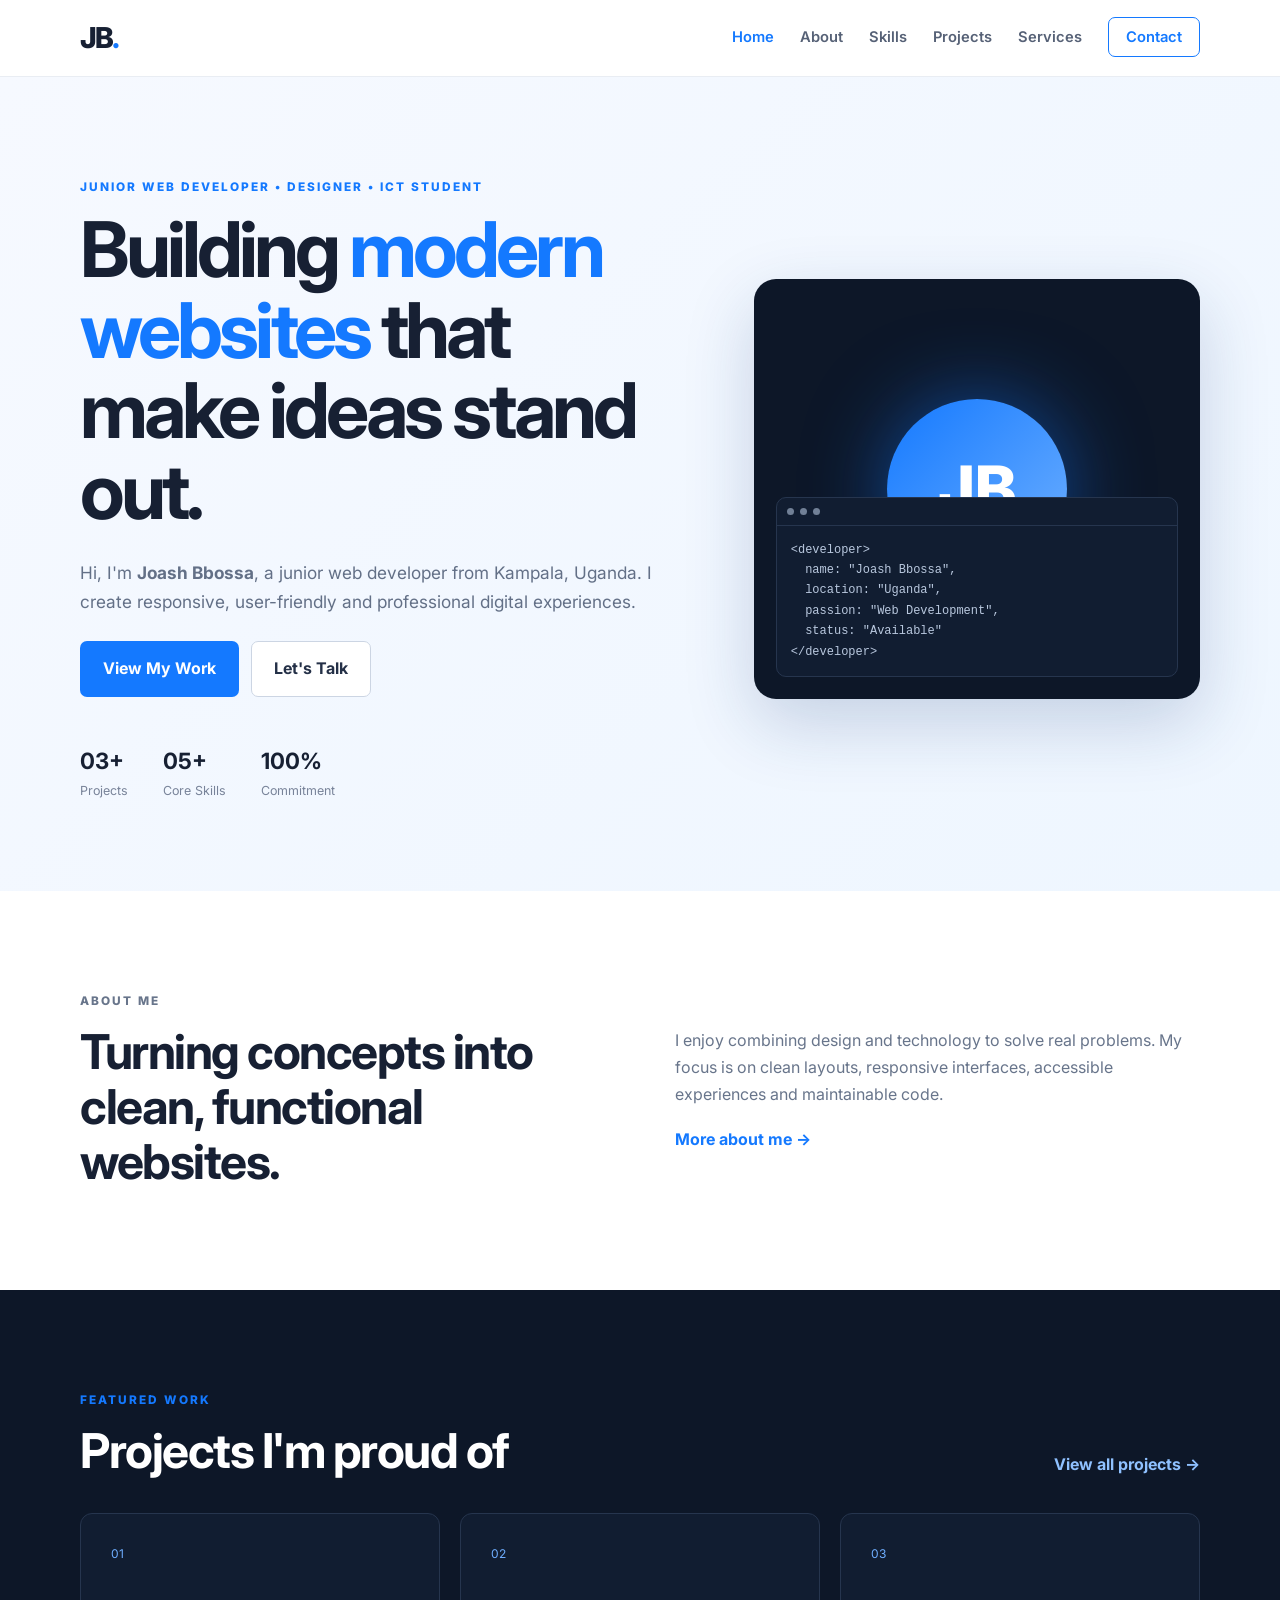
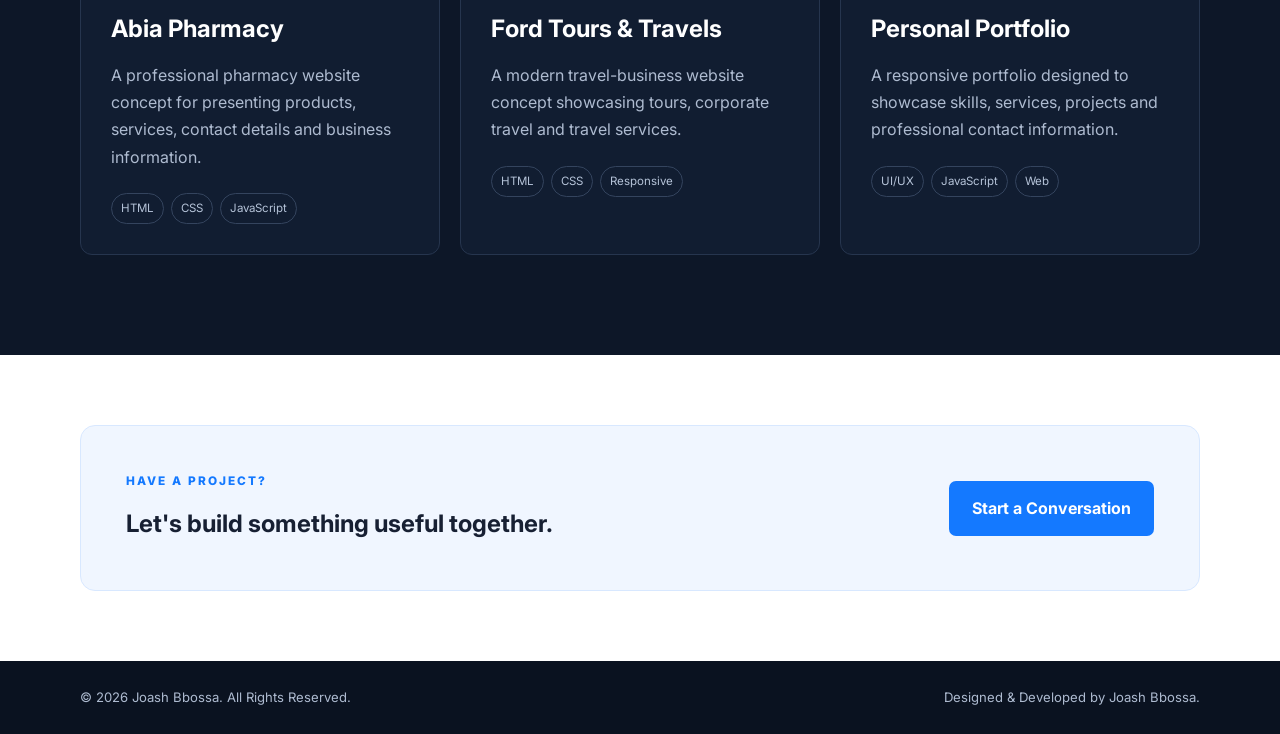
<file: index.html>
<!DOCTYPE html>
<html lang="en">
<head>
  <meta charset="UTF-8">
  <meta name="viewport" content="width=device-width, initial-scale=1.0">
  <meta name="description" content="Joash Bbossa - Junior Web Developer Portfolio">
  <title>Joash Bbossa | Junior Web Developer</title>
  <link rel="preconnect" href="https://fonts.googleapis.com">
  <link rel="preconnect" href="https://fonts.gstatic.com" crossorigin>
  <link href="https://fonts.googleapis.com/css2?family=Inter:wght@400;500;600;700;800&display=swap" rel="stylesheet">
  <link rel="stylesheet" href="style.css">
</head>
<body>
<header class="site-header">
  <nav class="navbar container">
    <a class="logo" href="index.html">JB<span>.</span></a>
    <button class="menu-toggle" aria-label="Open menu">☰</button>
    <ul class="nav-links">
      <li><a class="active" href="index.html">Home</a></li>
      <li><a href="about.html">About</a></li>
      <li><a href="skills.html">Skills</a></li>
      <li><a href="projects.html">Projects</a></li>
      <li><a href="services.html">Services</a></li>
      <li><a class="nav-cta" href="contact.html">Contact</a></li>
    </ul>
  </nav>
</header>

<main>
<section class="hero">
  <div class="container hero-grid">
    <div class="hero-content reveal">
      <p class="eyebrow">JUNIOR WEB DEVELOPER • DESIGNER • ICT STUDENT</p>
      <h1>Building <span>modern websites</span> that make ideas stand out.</h1>
      <p class="hero-text">Hi, I'm <strong>Joash Bbossa</strong>, a junior web developer from Kampala, Uganda. I create responsive, user-friendly and professional digital experiences.</p>
      <div class="hero-actions">
        <a class="btn btn-primary" href="projects.html">View My Work</a>
        <a class="btn btn-outline" href="contact.html">Let's Talk</a>
      </div>
      <div class="quick-stats">
        <div><strong>03+</strong><span>Projects</span></div>
        <div><strong>05+</strong><span>Core Skills</span></div>
        <div><strong>100%</strong><span>Commitment</span></div>
      </div>
    </div>
    <div class="hero-card reveal">
      <div class="profile-orb">JB</div>
      <div class="code-window">
        <div class="window-bar"><i></i><i></i><i></i></div>
        <pre><code>&lt;developer&gt;
  name: "Joash Bbossa",
  location: "Uganda",
  passion: "Web Development",
  status: "Available"
&lt;/developer&gt;</code></pre>
      </div>
    </div>
  </div>
</section>

<section class="section intro-section">
  <div class="container two-col">
    <div>
      <p class="eyebrow">ABOUT ME</p>
      <h2>Turning concepts into clean, functional websites.</h2>
    </div>
    <div>
      <p>I enjoy combining design and technology to solve real problems. My focus is on clean layouts, responsive interfaces, accessible experiences and maintainable code.</p>
      <a class="text-link" href="about.html">More about me →</a>
    </div>
  </div>
</section>

<section class="section dark-section">
  <div class="container">
    <div class="section-heading">
      <div><p class="eyebrow">FEATURED WORK</p><h2>Projects I'm proud of</h2></div>
      <a class="text-link light" href="projects.html">View all projects →</a>
    </div>
    <div class="project-grid">
      <article class="project-card">
        <div class="project-number">01</div><h3>Abia Pharmacy</h3>
        <p>A professional pharmacy website concept for presenting products, services, contact details and business information.</p>
        <div class="tags"><span>HTML</span><span>CSS</span><span>JavaScript</span></div>
      </article>
      <article class="project-card">
        <div class="project-number">02</div><h3>Ford Tours & Travels</h3>
        <p>A modern travel-business website concept showcasing tours, corporate travel and travel services.</p>
        <div class="tags"><span>HTML</span><span>CSS</span><span>Responsive</span></div>
      </article>
      <article class="project-card">
        <div class="project-number">03</div><h3>Personal Portfolio</h3>
        <p>A responsive portfolio designed to showcase skills, services, projects and professional contact information.</p>
        <div class="tags"><span>UI/UX</span><span>JavaScript</span><span>Web</span></div>
      </article>
    </div>
  </div>
</section>

<section class="section cta-section">
  <div class="container cta-box">
    <div><p class="eyebrow">HAVE A PROJECT?</p><h2>Let's build something useful together.</h2></div>
    <a class="btn btn-primary" href="contact.html">Start a Conversation</a>
  </div>
</section>
</main>

<footer class="footer">
  <div class="container footer-inner"><p>© <span id="year"></span> Joash Bbossa. All Rights Reserved.</p><p>Designed & Developed by Joash Bbossa.</p></div>
</footer>
<script src="script.js"></script>
</body>
</html>
</file>
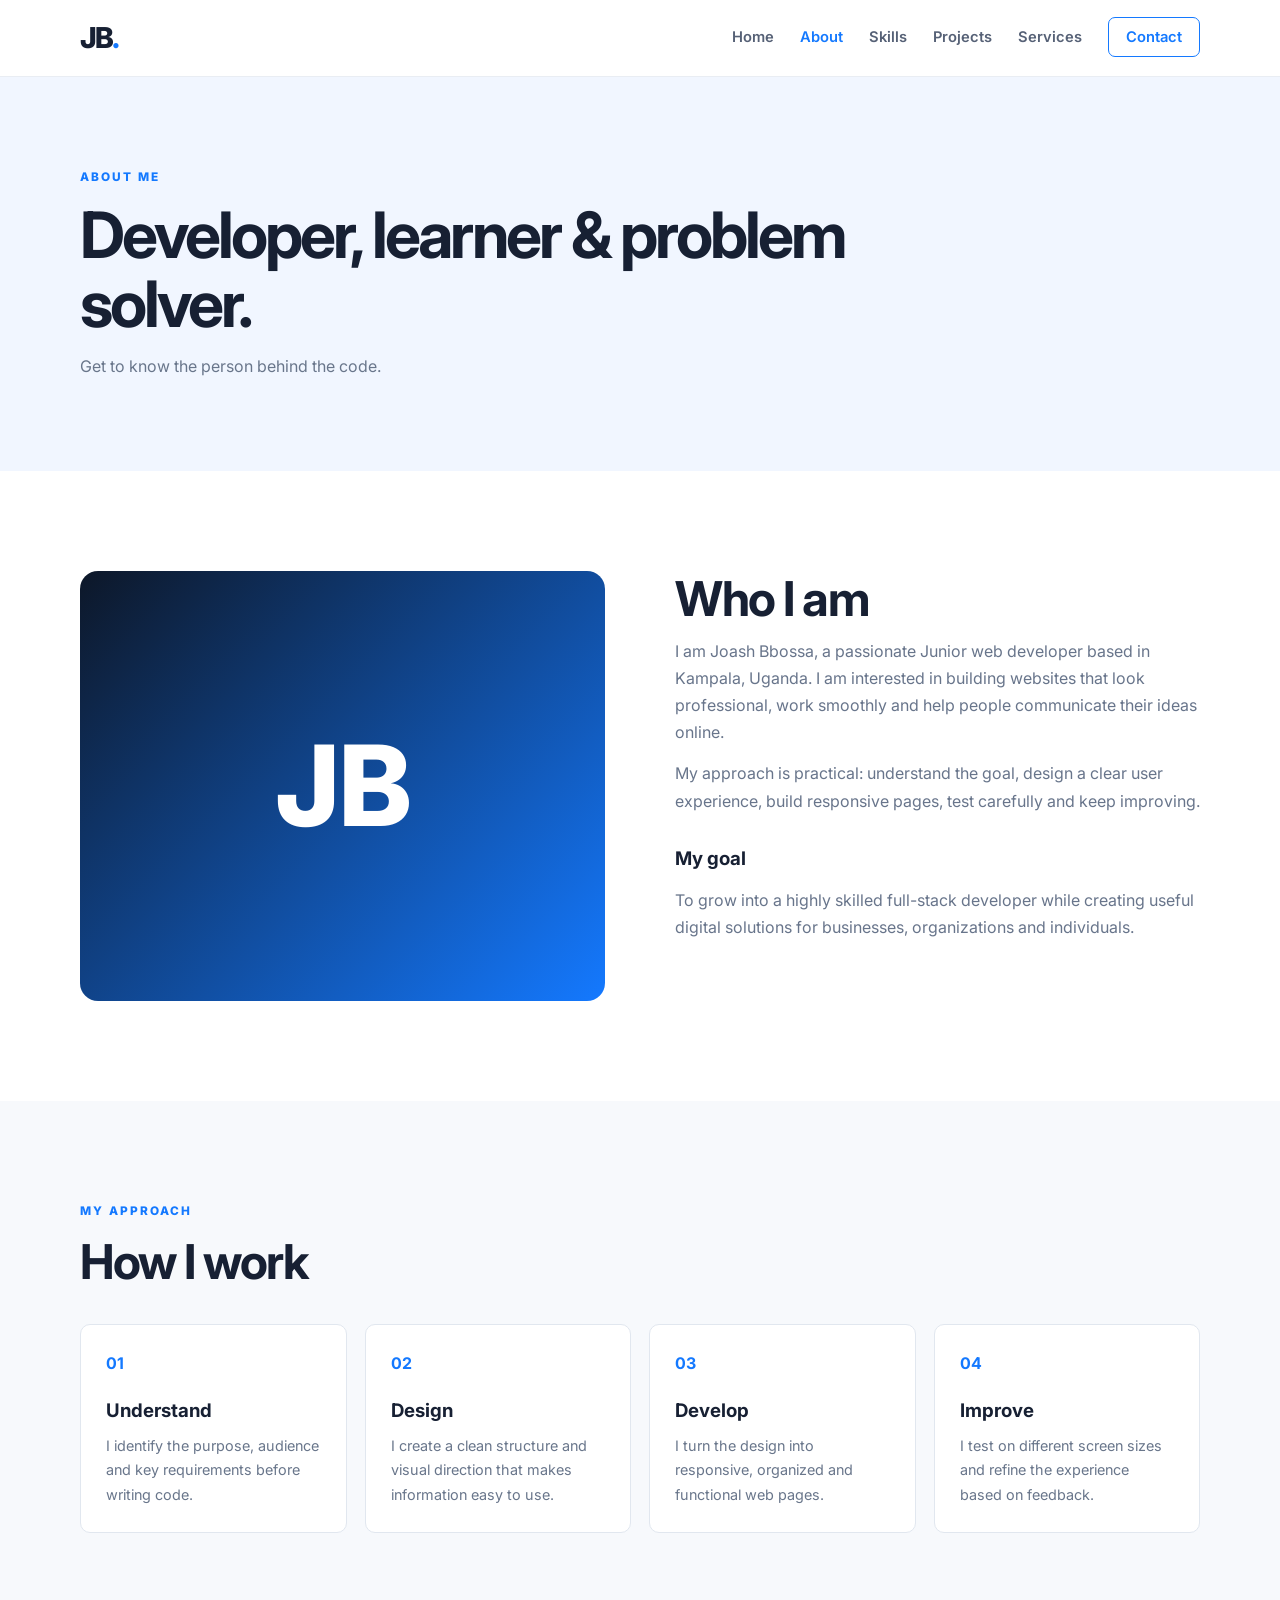
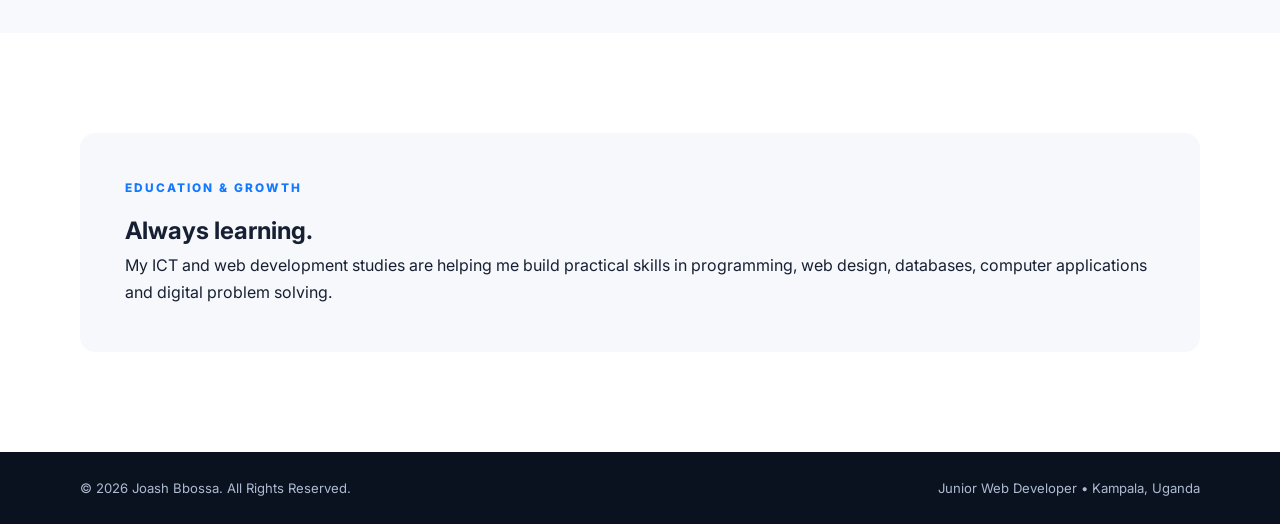
<file: about.html>
<!DOCTYPE html>
<html lang="en">
<head><meta charset="UTF-8"><meta name="viewport" content="width=device-width, initial-scale=1.0"><meta name="description" content="About Joash Bbossa"><title>About | Joash Bbosa</title><link rel="preconnect" href="https://fonts.googleapis.com"><link rel="preconnect" href="https://fonts.gstatic.com" crossorigin><link href="https://fonts.googleapis.com/css2?family=Inter:wght@400;500;600;700;800&display=swap" rel="stylesheet"><link rel="stylesheet" href="style.css"></head>
<body>
<header class="site-header"><nav class="navbar container"><a class="logo" href="index.html">JB<span>.</span></a><button class="menu-toggle">☰</button><ul class="nav-links"><li><a href="index.html">Home</a></li><li><a class="active" href="about.html">About</a></li><li><a href="skills.html">Skills</a></li><li><a href="projects.html">Projects</a></li><li><a href="services.html">Services</a></li><li><a class="nav-cta" href="contact.html">Contact</a></li></ul></nav></header>
<main>
<section class="page-hero"><div class="container"><p class="eyebrow">ABOUT ME</p><h1>Developer, learner & problem solver.</h1><p>Get to know the person behind the code.</p></div></section>
<section class="section"><div class="container two-col about-layout"><div class="about-avatar"><span>JB</span></div><div><h2>Who I am</h2><p>I am Joash Bbossa, a passionate Junior web developer based in Kampala, Uganda. I am interested in building websites that look professional, work smoothly and help people communicate their ideas online.</p><p>My approach is practical: understand the goal, design a clear user experience, build responsive pages, test carefully and keep improving.</p><h3>My goal</h3><p>To grow into a highly skilled full-stack developer while creating useful digital solutions for businesses, organizations and individuals.</p></div></div></section>
<section class="section light-section"><div class="container"><div class="section-heading"><div><p class="eyebrow">MY APPROACH</p><h2>How I work</h2></div></div><div class="feature-grid"><div class="feature"><b>01</b><h3>Understand</h3><p>I identify the purpose, audience and key requirements before writing code.</p></div><div class="feature"><b>02</b><h3>Design</h3><p>I create a clean structure and visual direction that makes information easy to use.</p></div><div class="feature"><b>03</b><h3>Develop</h3><p>I turn the design into responsive, organized and functional web pages.</p></div><div class="feature"><b>04</b><h3>Improve</h3><p>I test on different screen sizes and refine the experience based on feedback.</p></div></div></div></section>
<section class="section"><div class="container education-box"><div><p class="eyebrow">EDUCATION & GROWTH</p><h2>Always learning.</h2></div><p>My ICT and web development studies are helping me build practical skills in programming, web design, databases, computer applications and digital problem solving.</p></div></section>
</main>
<footer class="footer"><div class="container footer-inner"><p>© <span id="year"></span> Joash Bbossa. All Rights Reserved.</p><p>Junior Web Developer • Kampala, Uganda</p></div></footer><script src="script.js"></script></body></html>
</file>
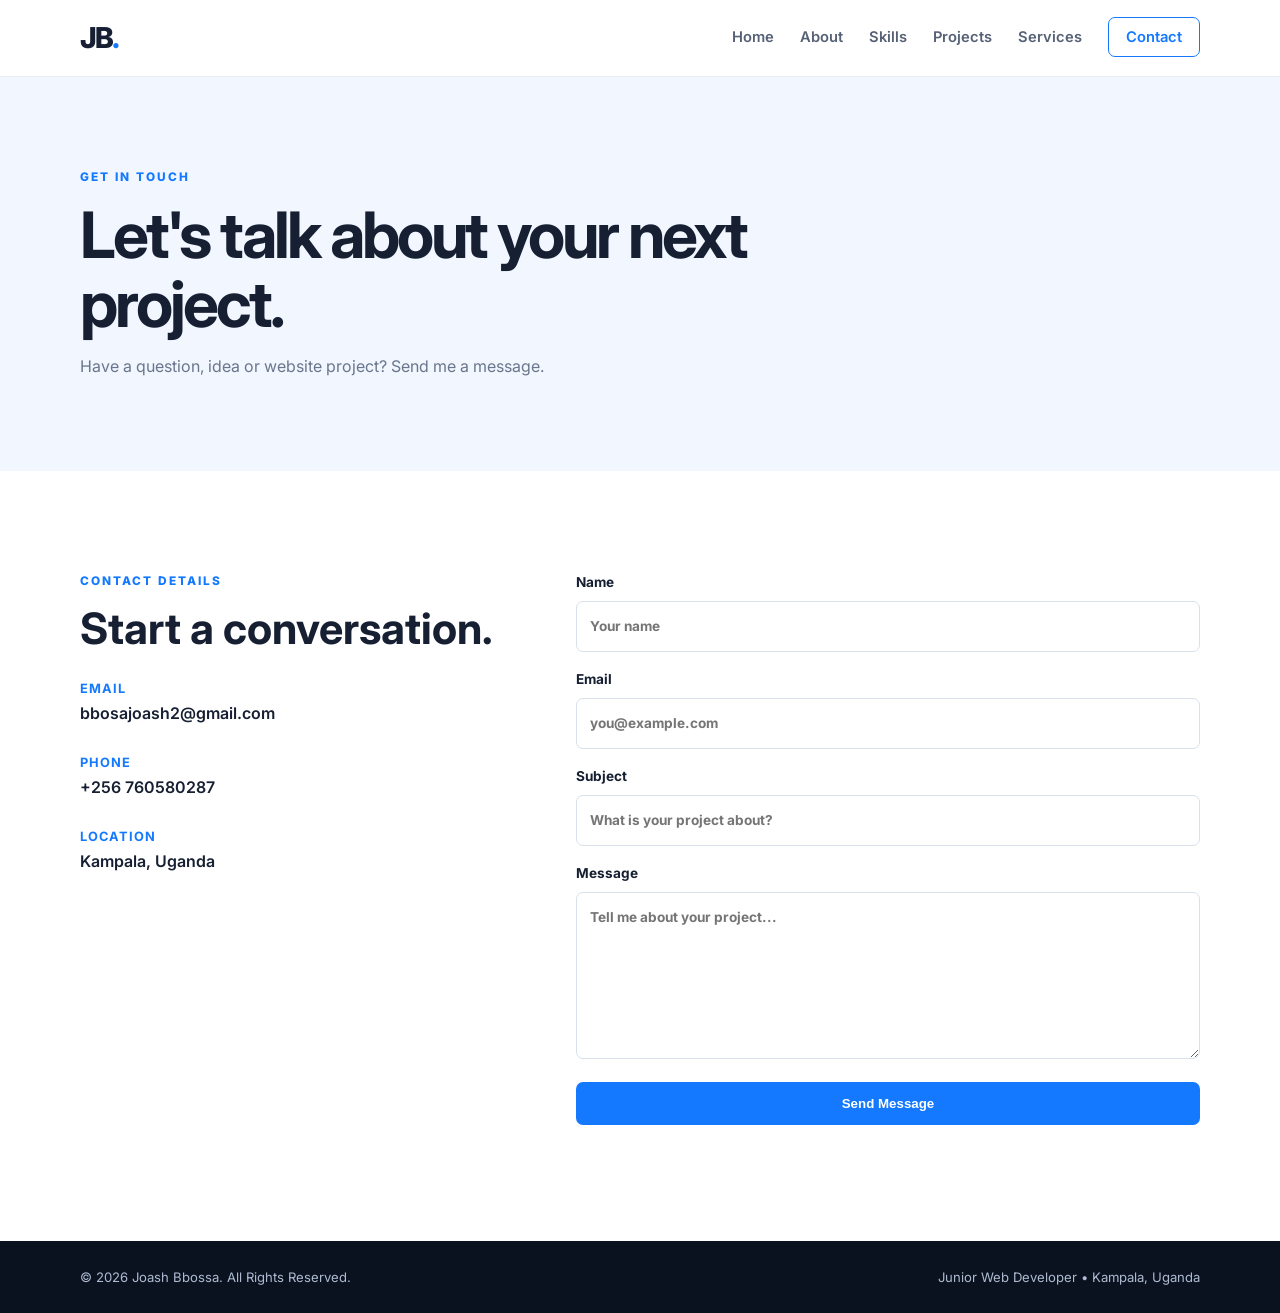
<file: contact.html>
<!DOCTYPE html>
<html lang="en">
<head><meta charset="UTF-8"><meta name="viewport" content="width=device-width, initial-scale=1.0"><title>Contact | Joash Bbossa</title><link rel="preconnect" href="https://fonts.googleapis.com"><link rel="preconnect" href="https://fonts.gstatic.com" crossorigin><link href="https://fonts.googleapis.com/css2?family=Inter:wght@400;500;600;700;800&display=swap" rel="stylesheet"><link rel="stylesheet" href="style.css"></head>
<body>
<header class="site-header"><nav class="navbar container"><a class="logo" href="index.html">JB<span>.</span></a><button class="menu-toggle">☰</button><ul class="nav-links"><li><a href="index.html">Home</a></li><li><a href="about.html">About</a></li><li><a href="skills.html">Skills</a></li><li><a href="projects.html">Projects</a></li><li><a href="services.html">Services</a></li><li><a class="nav-cta active" href="contact.html">Contact</a></li></ul></nav></header>
<main>
<section class="page-hero"><div class="container"><p class="eyebrow">GET IN TOUCH</p><h1>Let's talk about your next project.</h1><p>Have a question, idea or website project? Send me a message.</p></div></section>
<section class="section"><div class="container contact-grid">
<div><p class="eyebrow">CONTACT DETAILS</p><h2>Start a conversation.</h2>
<div class="contact-item"><strong>Email</strong><span>bbosajoash2@gmail.com</span></div>
<div class="contact-item"><strong>Phone</strong><span>+256 760580287</span></div>
<div class="contact-item"><strong>Location</strong><span>Kampala, Uganda</span></div>
</div>
<form class="contact-form" id="contactForm"><label>Name<input type="text" name="name" required placeholder="Your name"></label><label>Email<input type="email" name="email" required placeholder="you@example.com"></label><label>Subject<input type="text" name="subject" required placeholder="What is your project about?"></label><label>Message<textarea name="message" rows="6" required placeholder="Tell me about your project..."></textarea></label><button class="btn btn-primary" type="submit">Send Message</button><p class="form-note" id="formNote"></p></form>
</div></section>
</main>
<footer class="footer"><div class="container footer-inner"><p>© <span id="year"></span> Joash Bbossa. All Rights Reserved.</p><p>Junior Web Developer • Kampala, Uganda</p></div></footer><script src="script.js"></script></body></html>
</file>
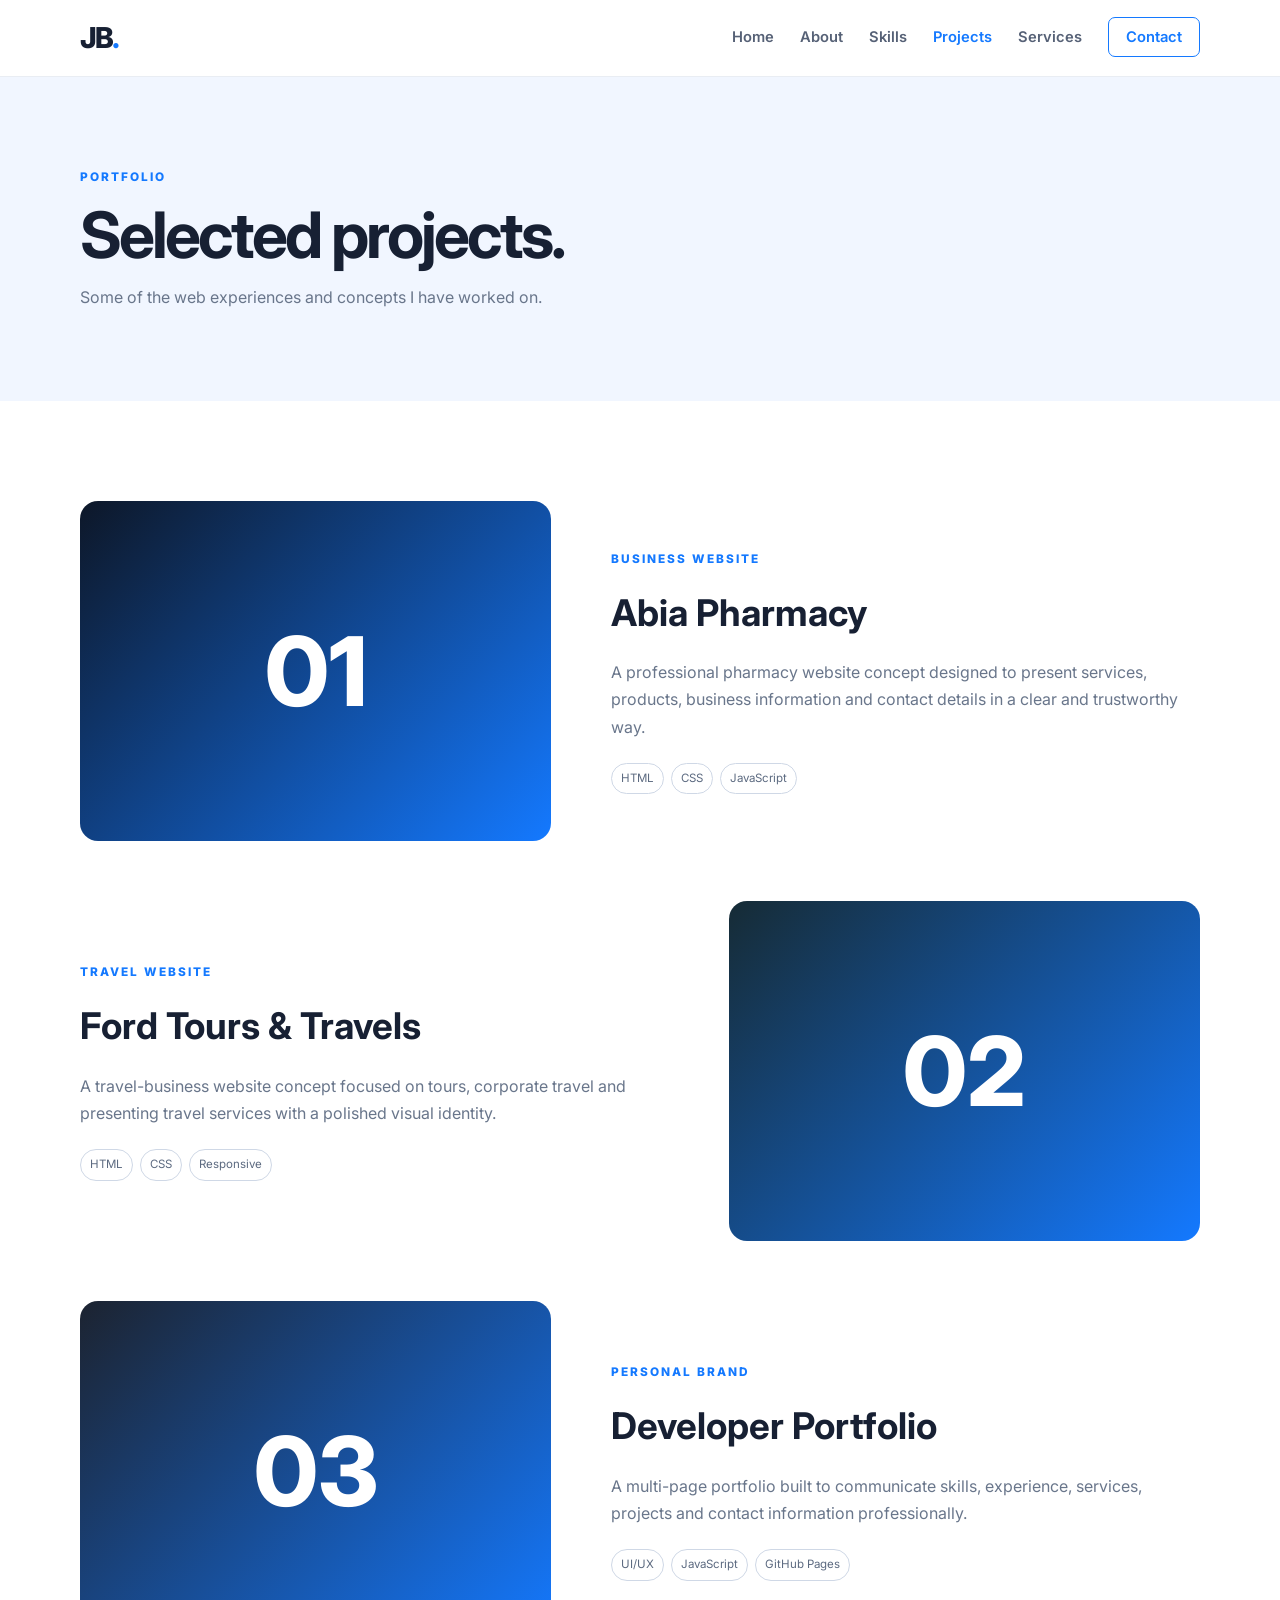
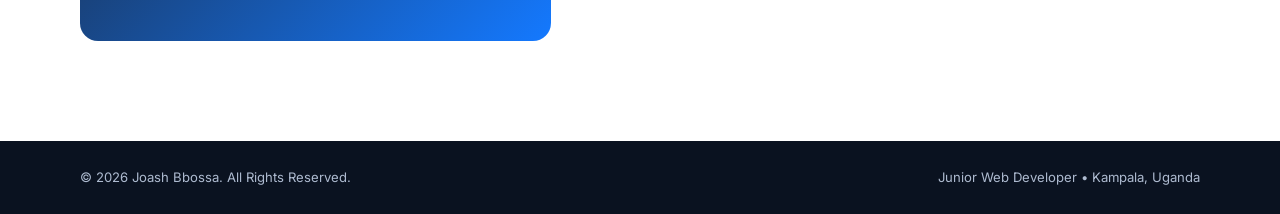
<file: projects.html>
<!DOCTYPE html>
<html lang="en">
<head><meta charset="UTF-8"><meta name="viewport" content="width=device-width, initial-scale=1.0"><title>Projects | Joash Bbossa</title><link rel="preconnect" href="https://fonts.googleapis.com"><link rel="preconnect" href="https://fonts.gstatic.com" crossorigin><link href="https://fonts.googleapis.com/css2?family=Inter:wght@400;500;600;700;800&display=swap" rel="stylesheet"><link rel="stylesheet" href="style.css"></head>
<body>
<header class="site-header"><nav class="navbar container"><a class="logo" href="index.html">JB<span>.</span></a><button class="menu-toggle">☰</button><ul class="nav-links"><li><a href="index.html">Home</a></li><li><a href="about.html">About</a></li><li><a href="skills.html">Skills</a></li><li><a class="active" href="projects.html">Projects</a></li><li><a href="services.html">Services</a></li><li><a class="nav-cta" href="contact.html">Contact</a></li></ul></nav></header>
<main>
<section class="page-hero"><div class="container"><p class="eyebrow">PORTFOLIO</p><h1>Selected projects.</h1><p>Some of the web experiences and concepts I have worked on.</p></div></section>
<section class="section"><div class="container project-list">
<article class="large-project"><div class="project-visual pharmacy">01</div><div><p class="eyebrow">BUSINESS WEBSITE</p><h2>Abia Pharmacy</h2><p>A professional pharmacy website concept designed to present services, products, business information and contact details in a clear and trustworthy way.</p><div class="tags"><span>HTML</span><span>CSS</span><span>JavaScript</span></div></div></article>
<article class="large-project reverse"><div class="project-visual travel">02</div><div><p class="eyebrow">TRAVEL WEBSITE</p><h2>Ford Tours & Travels</h2><p>A travel-business website concept focused on tours, corporate travel and presenting travel services with a polished visual identity.</p><div class="tags"><span>HTML</span><span>CSS</span><span>Responsive</span></div></div></article>
<article class="large-project"><div class="project-visual portfolio">03</div><div><p class="eyebrow">PERSONAL BRAND</p><h2>Developer Portfolio</h2><p>A multi-page portfolio built to communicate skills, experience, services, projects and contact information professionally.</p><div class="tags"><span>UI/UX</span><span>JavaScript</span><span>GitHub Pages</span></div></div></article>
</div></section>
</main>
<footer class="footer"><div class="container footer-inner"><p>© <span id="year"></span> Joash Bbossa. All Rights Reserved.</p><p>Junior Web Developer • Kampala, Uganda</p></div></footer><script src="script.js"></script></body></html>
</file>
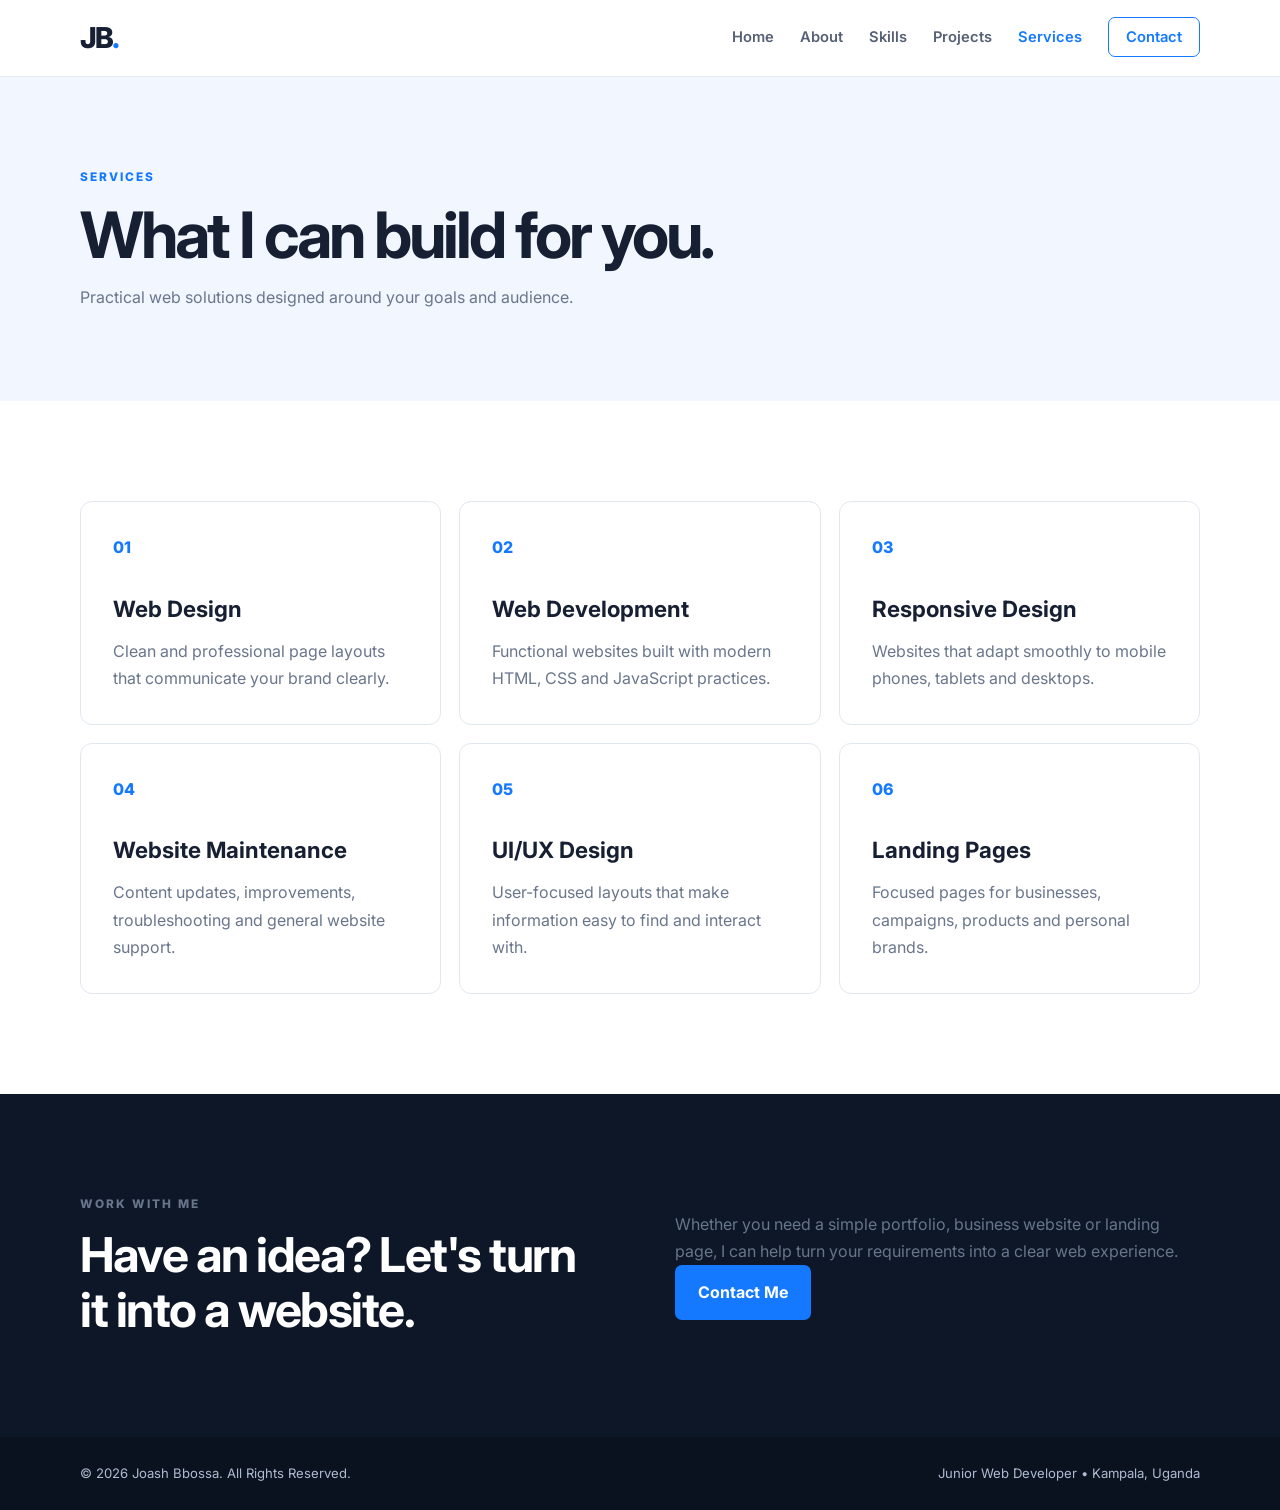
<file: services.html>
<!DOCTYPE html>
<html lang="en">
<head><meta charset="UTF-8"><meta name="viewport" content="width=device-width, initial-scale=1.0"><title>Services | Joash Bbossa</title><link rel="preconnect" href="https://fonts.googleapis.com"><link rel="preconnect" href="https://fonts.gstatic.com" crossorigin><link href="https://fonts.googleapis.com/css2?family=Inter:wght@400;500;600;700;800&display=swap" rel="stylesheet"><link rel="stylesheet" href="style.css"></head>
<body>
<header class="site-header"><nav class="navbar container"><a class="logo" href="index.html">JB<span>.</span></a><button class="menu-toggle">☰</button><ul class="nav-links"><li><a href="index.html">Home</a></li><li><a href="about.html">About</a></li><li><a href="skills.html">Skills</a></li><li><a href="projects.html">Projects</a></li><li><a class="active" href="services.html">Services</a></li><li><a class="nav-cta" href="contact.html">Contact</a></li></ul></nav></header>
<main>
<section class="page-hero"><div class="container"><p class="eyebrow">SERVICES</p><h1>What I can build for you.</h1><p>Practical web solutions designed around your goals and audience.</p></div></section>
<section class="section"><div class="container service-grid">
<article class="service-card"><span>01</span><h2>Web Design</h2><p>Clean and professional page layouts that communicate your brand clearly.</p></article>
<article class="service-card"><span>02</span><h2>Web Development</h2><p>Functional websites built with modern HTML, CSS and JavaScript practices.</p></article>
<article class="service-card"><span>03</span><h2>Responsive Design</h2><p>Websites that adapt smoothly to mobile phones, tablets and desktops.</p></article>
<article class="service-card"><span>04</span><h2>Website Maintenance</h2><p>Content updates, improvements, troubleshooting and general website support.</p></article>
<article class="service-card"><span>05</span><h2>UI/UX Design</h2><p>User-focused layouts that make information easy to find and interact with.</p></article>
<article class="service-card"><span>06</span><h2>Landing Pages</h2><p>Focused pages for businesses, campaigns, products and personal brands.</p></article>
</div></section>
<section class="section dark-section"><div class="container two-col"><div><p class="eyebrow">WORK WITH ME</p><h2>Have an idea? Let's turn it into a website.</h2></div><div><p>Whether you need a simple portfolio, business website or landing page, I can help turn your requirements into a clear web experience.</p><a class="btn btn-primary" href="contact.html">Contact Me</a></div></div></section>
</main>
<footer class="footer"><div class="container footer-inner"><p>© <span id="year"></span> Joash Bbossa. All Rights Reserved.</p><p>Junior Web Developer • Kampala, Uganda</p></div></footer><script src="script.js"></script></body></html>
</file>
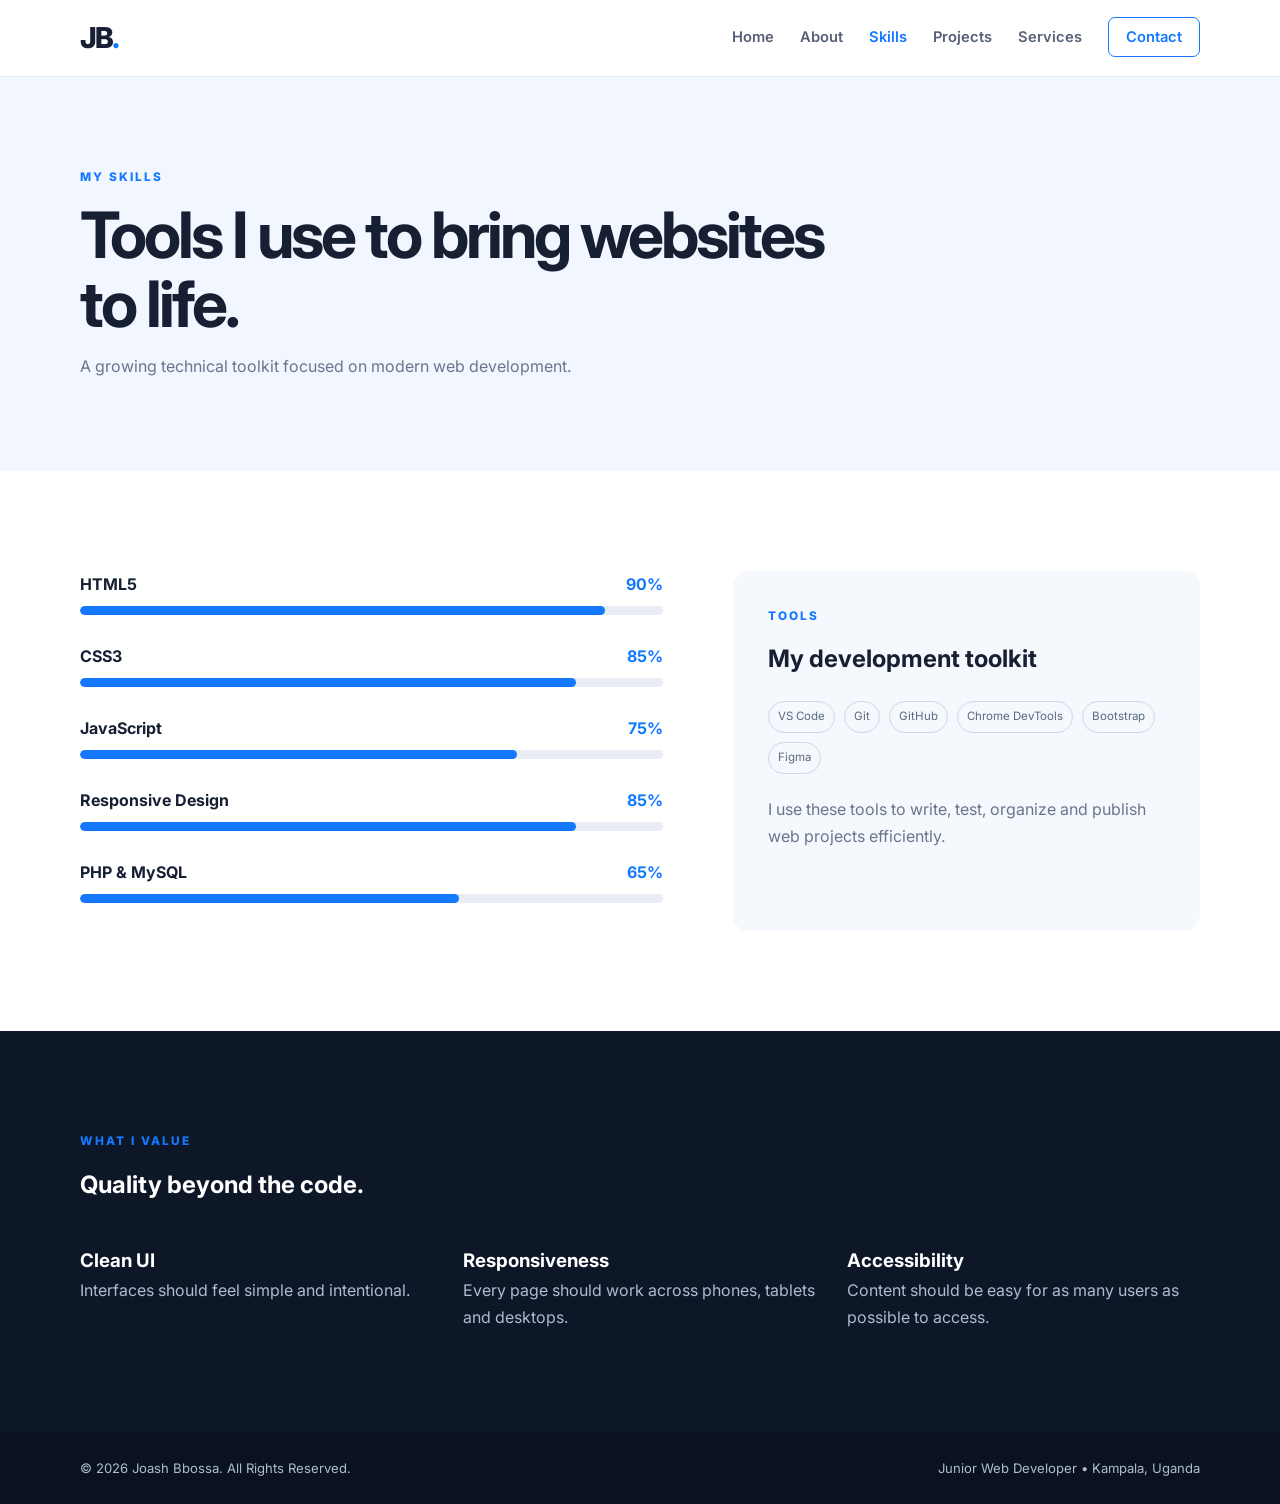
<file: skills.html>
<!DOCTYPE html>
<html lang="en">
<head><meta charset="UTF-8"><meta name="viewport" content="width=device-width, initial-scale=1.0"><title>Skills | Joash Bbossa</title><link rel="preconnect" href="https://fonts.googleapis.com"><link rel="preconnect" href="https://fonts.gstatic.com" crossorigin><link href="https://fonts.googleapis.com/css2?family=Inter:wght@400;500;600;700;800&display=swap" rel="stylesheet"><link rel="stylesheet" href="style.css"></head>
<body>
<header class="site-header"><nav class="navbar container"><a class="logo" href="index.html">JB<span>.</span></a><button class="menu-toggle">☰</button><ul class="nav-links"><li><a href="index.html">Home</a></li><li><a href="about.html">About</a></li><li><a class="active" href="skills.html">Skills</a></li><li><a href="projects.html">Projects</a></li><li><a href="services.html">Services</a></li><li><a class="nav-cta" href="contact.html">Contact</a></li></ul></nav></header>
<main>
<section class="page-hero"><div class="container"><p class="eyebrow">MY SKILLS</p><h1>Tools I use to bring websites to life.</h1><p>A growing technical toolkit focused on modern web development.</p></div></section>
<section class="section"><div class="container skill-layout"><div class="skill-list">
<div class="skill"><div><span>HTML5</span><strong>90%</strong></div><div class="bar"><i style="width:90%"></i></div></div>
<div class="skill"><div><span>CSS3</span><strong>85%</strong></div><div class="bar"><i style="width:85%"></i></div></div>
<div class="skill"><div><span>JavaScript</span><strong>75%</strong></div><div class="bar"><i style="width:75%"></i></div></div>
<div class="skill"><div><span>Responsive Design</span><strong>85%</strong></div><div class="bar"><i style="width:85%"></i></div></div>
<div class="skill"><div><span>PHP & MySQL</span><strong>65%</strong></div><div class="bar"><i style="width:65%"></i></div></div>
</div><div class="tool-card"><p class="eyebrow">TOOLS</p><h2>My development toolkit</h2><div class="tool-tags"><span>VS Code</span><span>Git</span><span>GitHub</span><span>Chrome DevTools</span><span>Bootstrap</span><span>Figma</span></div><p>I use these tools to write, test, organize and publish web projects efficiently.</p></div></div></section>
<section class="section dark-section"><div class="container"><p class="eyebrow">WHAT I VALUE</p><h2>Quality beyond the code.</h2><div class="value-grid"><div><h3>Clean UI</h3><p>Interfaces should feel simple and intentional.</p></div><div><h3>Responsiveness</h3><p>Every page should work across phones, tablets and desktops.</p></div><div><h3>Accessibility</h3><p>Content should be easy for as many users as possible to access.</p></div></div></div></section>
</main>
<footer class="footer"><div class="container footer-inner"><p>© <span id="year"></span> Joash Bbossa. All Rights Reserved.</p><p>Junior Web Developer • Kampala, Uganda</p></div></footer><script src="script.js"></script></body></html>
</file>
<file: style.css>
*{margin:0;padding:0;box-sizing:border-box}html{scroll-behavior:smooth}body{font-family:'Inter',Arial,sans-serif;color:#172033;background:#fff;line-height:1.7}a{text-decoration:none;color:inherit}.container{width:min(1120px,92%);margin:auto}.site-header{position:sticky;top:0;z-index:100;background:rgba(255,255,255,.94);backdrop-filter:blur(12px);border-bottom:1px solid #e9edf3}.navbar{height:76px;display:flex;align-items:center;justify-content:space-between}.logo{font-size:1.8rem;font-weight:800;letter-spacing:-2px}.logo span{color:#1479ff}.nav-links{display:flex;align-items:center;gap:26px;list-style:none;font-size:.92rem;font-weight:600}.nav-links a{color:#566176}.nav-links a:hover,.nav-links a.active{color:#1479ff}.nav-cta{padding:10px 17px;border:1px solid #1479ff;border-radius:7px;color:#1479ff!important}.menu-toggle{display:none;border:0;background:none;font-size:1.5rem}.hero{background:linear-gradient(135deg,#f6f9ff,#eef6ff);padding:100px 0 90px;min-height:650px;display:flex;align-items:center}.hero-grid{display:grid;grid-template-columns:1.15fr .85fr;gap:70px;align-items:center}.eyebrow{color:#1479ff;font-weight:800;font-size:.74rem;letter-spacing:2px;margin-bottom:13px}.hero h1{font-size:clamp(2.7rem,6vw,5rem);line-height:1.05;letter-spacing:-4px;max-width:720px}.hero h1 span{color:#1479ff}.hero-text{font-size:1.08rem;color:#637087;max-width:650px;margin:25px 0}.hero-actions{display:flex;gap:12px;flex-wrap:wrap}.btn{display:inline-block;padding:13px 22px;border-radius:7px;font-weight:700;border:1px solid transparent;cursor:pointer}.btn-primary{background:#1479ff;color:#fff}.btn-primary:hover{background:#075fcf}.btn-outline{border-color:#ccd5e3;color:#243047;background:#fff}.quick-stats{display:flex;gap:35px;margin-top:45px}.quick-stats div{display:flex;flex-direction:column}.quick-stats strong{font-size:1.4rem}.quick-stats span{font-size:.78rem;color:#788399}.hero-card{min-height:420px;border-radius:22px;background:#0d1728;display:flex;align-items:center;justify-content:center;position:relative;overflow:hidden;box-shadow:0 25px 70px rgba(25,60,120,.2)}.profile-orb{width:180px;height:180px;border-radius:50%;display:grid;place-items:center;font-size:4rem;font-weight:800;color:#fff;background:linear-gradient(135deg,#1479ff,#70b1ff);box-shadow:0 0 80px rgba(20,121,255,.5)}.code-window{position:absolute;bottom:22px;left:22px;right:22px;background:#111d31;border:1px solid #26354e;border-radius:10px;color:#b9c8de;overflow:hidden;font-size:.75rem}.window-bar{display:flex;gap:6px;padding:10px;border-bottom:1px solid #26354e}.window-bar i{width:7px;height:7px;border-radius:50%;background:#718096}.code-window pre{padding:14px;overflow:auto}.section{padding:100px 0}.light-section{background:#f7f9fc}.dark-section{background:#0d1728;color:#fff}.two-col{display:grid;grid-template-columns:1fr 1fr;gap:70px;align-items:center}.two-col h2,.section-heading h2{font-size:clamp(2rem,4vw,3rem);line-height:1.15;letter-spacing:-1.5px}.two-col>div>p,.two-col>p{color:#68758b}.text-link{display:inline-block;margin-top:18px;color:#1479ff;font-weight:700}.text-link.light{color:#8fc1ff}.section-heading{display:flex;justify-content:space-between;align-items:end;margin-bottom:35px}.project-grid{display:grid;grid-template-columns:repeat(3,1fr);gap:20px}.project-card{border:1px solid #26354e;background:#111d31;padding:30px;border-radius:12px}.project-number{font-size:.75rem;color:#6faeff;margin-bottom:45px}.project-card h3{font-size:1.5rem}.project-card p{color:#aebbd0;margin:12px 0 22px}.tags{display:flex;flex-wrap:wrap;gap:7px}.tags span,.tool-tags span{border:1px solid #cfd8e6;padding:5px 9px;border-radius:20px;font-size:.72rem;color:#5c6a80}.dark-section .tags span{border-color:#34445e;color:#b5c3d8}.cta-section{padding:70px 0}.cta-box{background:#f0f6ff;border:1px solid #d8e8ff;border-radius:15px;padding:45px;display:flex;justify-content:space-between;align-items:center;gap:25px}.footer{background:#0a1220;color:#aebbd0;padding:25px 0;font-size:.82rem}.footer-inner{display:flex;justify-content:space-between;gap:20px}.page-hero{background:#f1f6ff;padding:90px 0}.page-hero h1{font-size:clamp(2.5rem,5vw,4.3rem);line-height:1.08;letter-spacing:-3px;max-width:800px}.page-hero p:last-child{color:#69768b;margin-top:15px}.about-layout{align-items:start}.about-avatar{height:430px;border-radius:18px;background:linear-gradient(135deg,#0d1728,#1479ff);display:grid;place-items:center}.about-avatar span{font-size:7rem;font-weight:800;color:#fff}.about-layout h2,.about-layout h3{margin-bottom:12px}.about-layout h3{margin-top:28px}.about-layout p{color:#69768b;margin-bottom:14px}.feature-grid{display:grid;grid-template-columns:repeat(4,1fr);gap:18px;margin-top:35px}.feature{padding:25px;background:#fff;border:1px solid #e1e7ef;border-radius:10px}.feature b{color:#1479ff}.feature h3{margin:18px 0 7px}.feature p{font-size:.9rem;color:#69768b}.education-box{background:#f6f8fb;border-radius:15px;padding:45px}.skill-layout{display:grid;grid-template-columns:1fr .8fr;gap:70px}.skill{margin-bottom:28px}.skill>div:first-child{display:flex;justify-content:space-between;margin-bottom:8px;font-weight:700}.skill strong{color:#1479ff}.bar{height:9px;background:#e8edf4;border-radius:10px;overflow:hidden}.bar i{display:block;height:100%;background:#1479ff;border-radius:10px}.tool-card{background:#f5f8fd;padding:35px;border-radius:15px}.tool-tags{display:flex;flex-wrap:wrap;gap:9px;margin:22px 0}.tool-card p:last-child{color:#69768b}.value-grid{display:grid;grid-template-columns:repeat(3,1fr);gap:30px;margin-top:40px}.value-grid p{color:#aebbd0}.project-list{display:flex;flex-direction:column;gap:60px}.large-project{display:grid;grid-template-columns:.8fr 1fr;gap:60px;align-items:center}.large-project.reverse{grid-template-columns:1fr .8fr}.large-project.reverse .project-visual{order:2}.project-visual{height:340px;border-radius:18px;display:grid;place-items:center;font-size:6rem;font-weight:800;color:#fff;background:linear-gradient(135deg,#0d1728,#1479ff)}.project-visual.travel{background:linear-gradient(135deg,#162b35,#1479ff)}.project-visual.portfolio{background:linear-gradient(135deg,#1c2330,#1479ff)}.large-project h2{font-size:2.3rem;margin-bottom:15px}.large-project p:not(.eyebrow){color:#69768b}.large-project .tags{margin-top:22px}.service-grid{display:grid;grid-template-columns:repeat(3,1fr);gap:18px}.service-card{padding:32px;border:1px solid #e1e7ef;border-radius:12px;transition:.25s}.service-card:hover{transform:translateY(-5px);box-shadow:0 15px 35px rgba(15,35,70,.08)}.service-card span{color:#1479ff;font-weight:800}.service-card h2{margin:28px 0 10px;font-size:1.4rem}.service-card p{color:#69768b}.contact-grid{display:grid;grid-template-columns:.8fr 1.2fr;gap:80px}.contact-grid h2{font-size:2.7rem;line-height:1.15;margin-bottom:15px}.contact-grid>div>p:not(.eyebrow){color:#69768b}.contact-item{display:flex;flex-direction:column;margin-top:25px}.contact-item strong{font-size:.8rem;color:#1479ff;text-transform:uppercase;letter-spacing:1px}.contact-item span{font-weight:600}.contact-form{display:flex;flex-direction:column;gap:16px}.contact-form label{font-weight:700;font-size:.85rem}.contact-form input,.contact-form textarea{width:100%;margin-top:7px;border:1px solid #d8e0eb;border-radius:7px;padding:13px;font:inherit;outline:none}.contact-form input:focus,.contact-form textarea:focus{border-color:#1479ff}.form-note{font-size:.85rem;color:#1479ff}.reveal{animation:rise .7s ease both}@keyframes rise{from{opacity:0;transform:translateY(20px)}to{opacity:1;transform:translateY(0)}}@media(max-width:850px){.menu-toggle{display:block}.nav-links{display:none;position:absolute;top:76px;left:0;right:0;background:#fff;padding:20px;flex-direction:column;align-items:stretch;border-bottom:1px solid #e9edf3}.nav-links.open{display:flex}.nav-cta{text-align:center}.hero-grid,.two-col,.skill-layout,.contact-grid,.large-project,.large-project.reverse{grid-template-columns:1fr;gap:35px}.large-project.reverse .project-visual{order:0}.project-grid,.service-grid{grid-template-columns:1fr 1fr}.feature-grid{grid-template-columns:1fr 1fr}.hero{padding:70px 0}.hero-card{min-height:350px}.cta-box,.section-heading{align-items:flex-start;flex-direction:column}.footer-inner{flex-direction:column}}@media(max-width:550px){.project-grid,.service-grid,.feature-grid{grid-template-columns:1fr}.hero h1{letter-spacing:-2px}.quick-stats{gap:18px}.section{padding:70px 0}.page-hero{padding:65px 0}.about-avatar{height:300px}.project-visual{height:250px}.contact-grid h2{font-size:2.2rem}}
</file>
